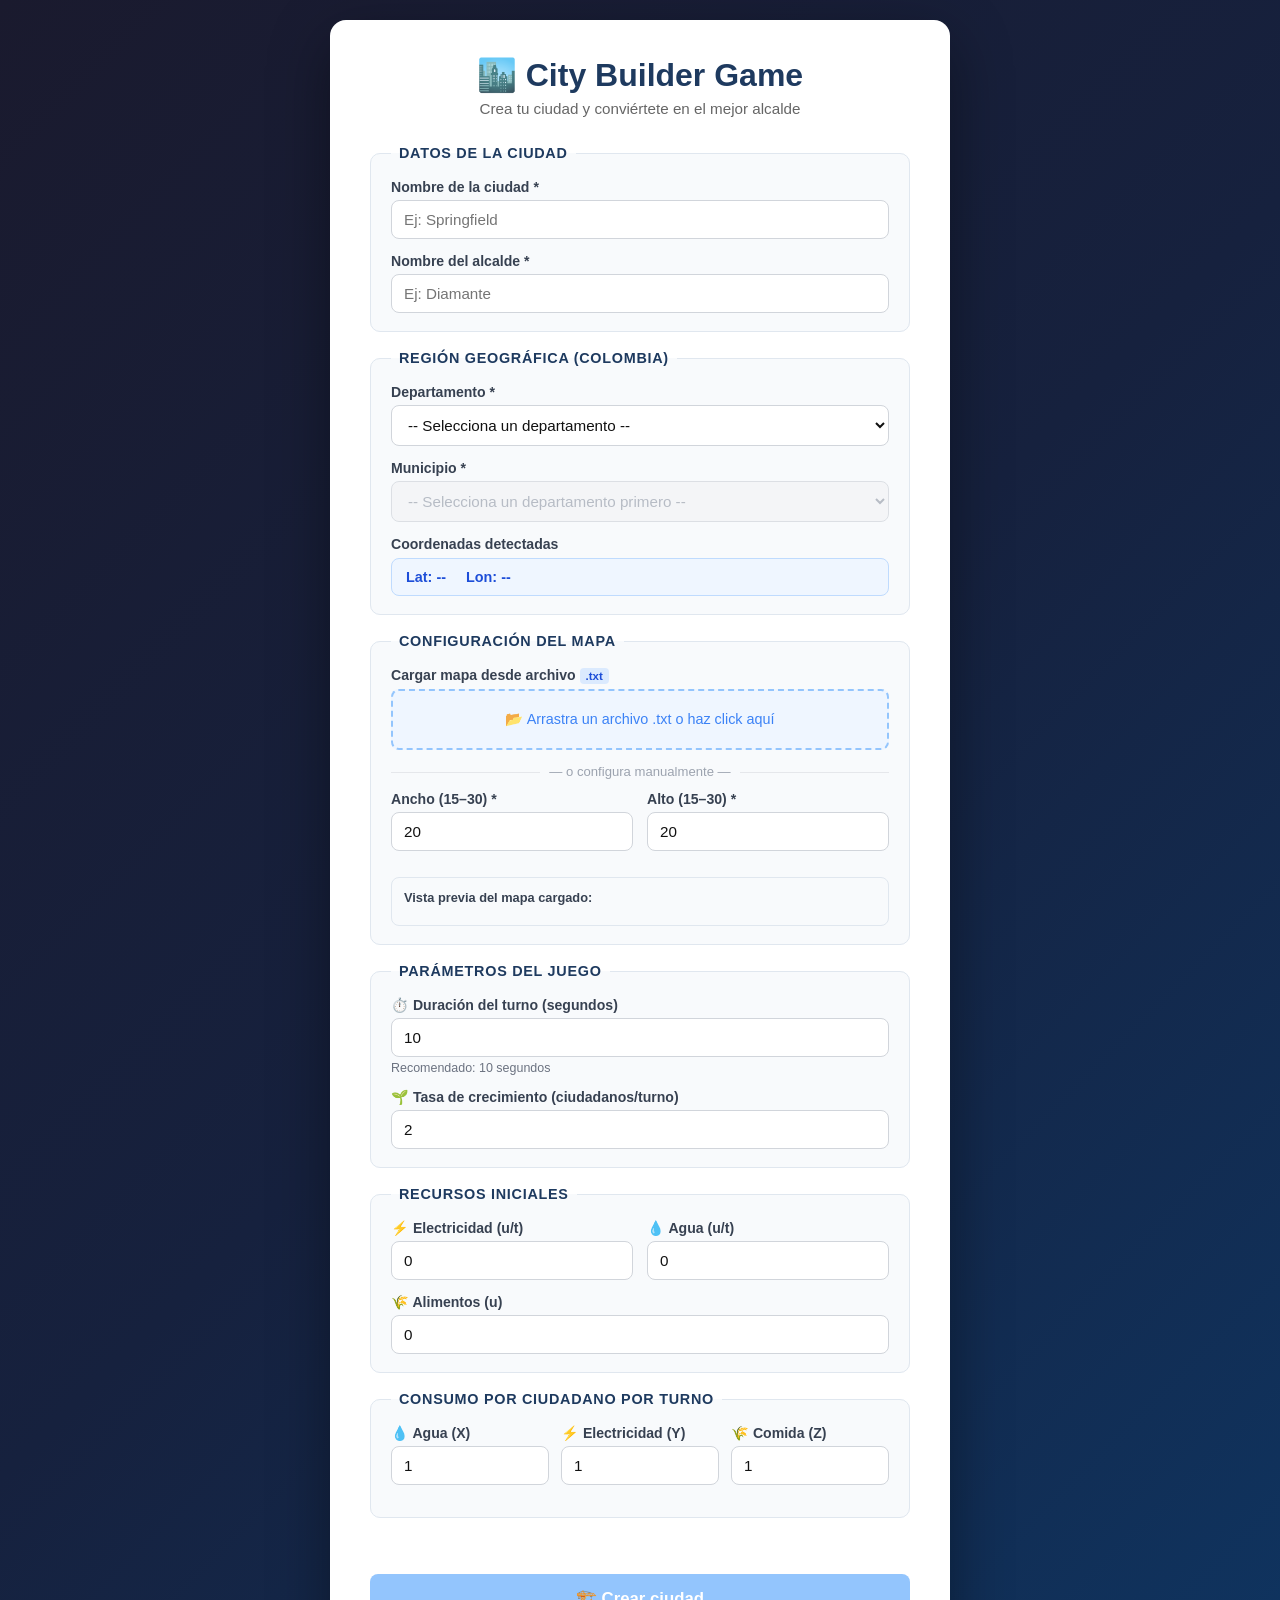
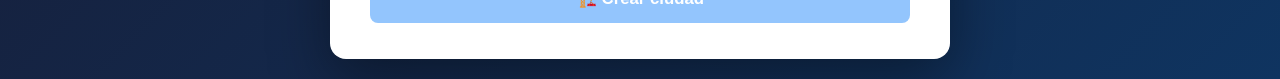
<file: index.html>
<!DOCTYPE html>
<html lang="es">
<head>
    <meta charset="UTF-8">
    <meta name="viewport" content="width=device-width, initial-scale=1.0">
    <title>City Builder Game</title>
    <link rel="stylesheet" href="./presentacion/estilos/ciudad.css">
</head>
<body>

    <!-- Modal: continuar partida guardada -->
    <div id="modal-continuar" class="modal-overlay oculto">
        <div class="modal-caja">
            <h2>¡Partida guardada encontrada!</h2>
            <p id="modal-info-partida"></p>
            <div class="modal-botones">
                <button id="btn-continuar-partida" class="btn-primario">▶ Continuar partida</button>
                <button id="btn-nueva-partida" class="btn-secundario">🆕 Nueva ciudad</button>
            </div>
        </div>
    </div>

    <main class="pagina-inicio">
        <div class="formulario-ciudad">

            <div class="formulario-header">
                <h1>🏙️ City Builder Game</h1>
                <p class="subtitulo">Crea tu ciudad y conviértete en el mejor alcalde</p>
            </div>

            <form id="formCrearCiudad" novalidate>

                <!-- SECCIÓN: Datos básicos -->
                <fieldset class="seccion-form">
                    <legend>Datos de la ciudad</legend>

                    <div class="campo">
                        <label for="nombreCiudad">Nombre de la ciudad *</label>
                        <input type="text" id="nombreCiudad" maxlength="50"
                               placeholder="Ej: Springfield" required>
                    </div>

                    <div class="campo">
                        <label for="nombreAlcalde">Nombre del alcalde *</label>
                        <input type="text" id="nombreAlcalde" maxlength="50"
                               placeholder="Ej: Diamante" required>
                    </div>
                </fieldset>

                <!-- SECCIÓN: Región geográfica -->
                <fieldset class="seccion-form">
                    <legend>Región geográfica (Colombia)</legend>

                    <div class="campo">
                        <label for="selectDepartamento">Departamento *</label>
                        <select id="selectDepartamento" required>
                            <option value="">-- Cargando departamentos... --</option>
                        </select>
                    </div>

                    <div class="campo">
                        <label for="selectMunicipio">Municipio *</label>
                        <select id="selectMunicipio" required disabled>
                            <option value="">-- Selecciona un departamento primero --</option>
                        </select>
                    </div>

                    <div class="campo">
                        <label>Coordenadas detectadas</label>
                        <div id="coordenadas-info" class="coordenadas-info">
                            <span id="lat-display">Lat: --</span>
                            <span id="lon-display">Lon: --</span>
                        </div>
                        <input type="hidden" id="region">
                        <input type="hidden" id="latitud">
                        <input type="hidden" id="longitud">
                    </div>
                </fieldset>

                <!-- SECCIÓN: Mapa -->
                <fieldset class="seccion-form">
                    <legend>Configuración del mapa</legend>

                    <!-- Cargar desde archivo -->
                    <div class="campo">
                        <label>Cargar mapa desde archivo <span class="badge">.txt</span></label>
                        <div class="carga-archivo-area" id="carga-archivo-area">
                            <span>📂 Arrastra un archivo .txt o haz click aquí</span>
                            <input type="file" id="inputArchivoMapa" accept=".txt"
                                   class="input-archivo-oculto">
                        </div>
                        <p id="estado-archivo" class="campo-ayuda"></p>
                    </div>

                    <div class="separador-o">
                        <span>— o configura manualmente —</span>
                    </div>

                    <div class="campos-dobles">
                        <div class="campo">
                            <label for="anchoMapa">Ancho (15–30) *</label>
                            <input type="number" id="anchoMapa" min="15" max="30" value="20">
                        </div>
                        <div class="campo">
                            <label for="altoMapa">Alto (15–30) *</label>
                            <input type="number" id="altoMapa" min="15" max="30" value="20">
                        </div>
                    </div>

                    <!-- Preview del mapa cargado -->
                    <div id="preview-mapa" class="preview-mapa oculto">
                        <p class="preview-titulo">Vista previa del mapa cargado:</p>
                        <div id="preview-grid" class="preview-grid"></div>
                    </div>
                </fieldset>

                <!-- SECCIÓN: Parámetros del juego -->
                <fieldset class="seccion-form">
                    <legend>Parámetros del juego</legend>

                    <div class="campo">
                        <label for="duracionTurno">⏱️ Duración del turno (segundos)</label>
                        <input type="number" id="duracionTurno" min="5" max="120" value="10">
                        <span class="campo-ayuda">Recomendado: 10 segundos</span>
                    </div>

                    <div class="campo">
                        <label for="tasaCrecimiento">🌱 Tasa de crecimiento (ciudadanos/turno)</label>
                        <input type="number" id="tasaCrecimiento" min="1" max="10" value="2">
                    </div>
                </fieldset>

                <!-- SECCIÓN: Recursos iniciales -->
                <fieldset class="seccion-form">
                    <legend>Recursos iniciales</legend>

                    <div class="campos-dobles">
                        <div class="campo">
                            <label for="electricidadInicial">⚡ Electricidad (u/t)</label>
                            <input type="number" id="electricidadInicial" min="0" value="0">
                        </div>
                        <div class="campo">
                            <label for="aguaInicial">💧 Agua (u/t)</label>
                            <input type="number" id="aguaInicial" min="0" value="0">
                        </div>
                    </div>

                    <div class="campo">
                        <label for="alimentosInicial">🌾 Alimentos (u)</label>
                        <input type="number" id="alimentosInicial" min="0" value="0">
                    </div>
                </fieldset>

                <!-- SECCIÓN: Consumo por ciudadano -->
                <fieldset class="seccion-form">
                    <legend>Consumo por ciudadano por turno</legend>

                    <div class="campos-tres">
                        <div class="campo">
                            <label for="consumoAgua">💧 Agua (X)</label>
                            <input type="number" id="consumoAgua" min="0" step="0.1" value="1">
                        </div>
                        <div class="campo">
                            <label for="consumoElectricidad">⚡ Electricidad (Y)</label>
                            <input type="number" id="consumoElectricidad" min="0" step="0.1" value="1">
                        </div>
                        <div class="campo">
                            <label for="consumoComida">🌾 Comida (Z)</label>
                            <input type="number" id="consumoComida" min="0" step="0.1" value="1">
                        </div>
                    </div>
                </fieldset>

                <p id="mensaje" class="mensaje" aria-live="polite"></p>

                <button type="submit" id="btn-crear" class="btn-primario btn-crear" disabled>
                    🏗️ Crear ciudad
                </button>

            </form>
        </div>
    </main>

    <script type="module" src="./presentacion/Scripts/index.js"></script>
</body>
</html>
</file>
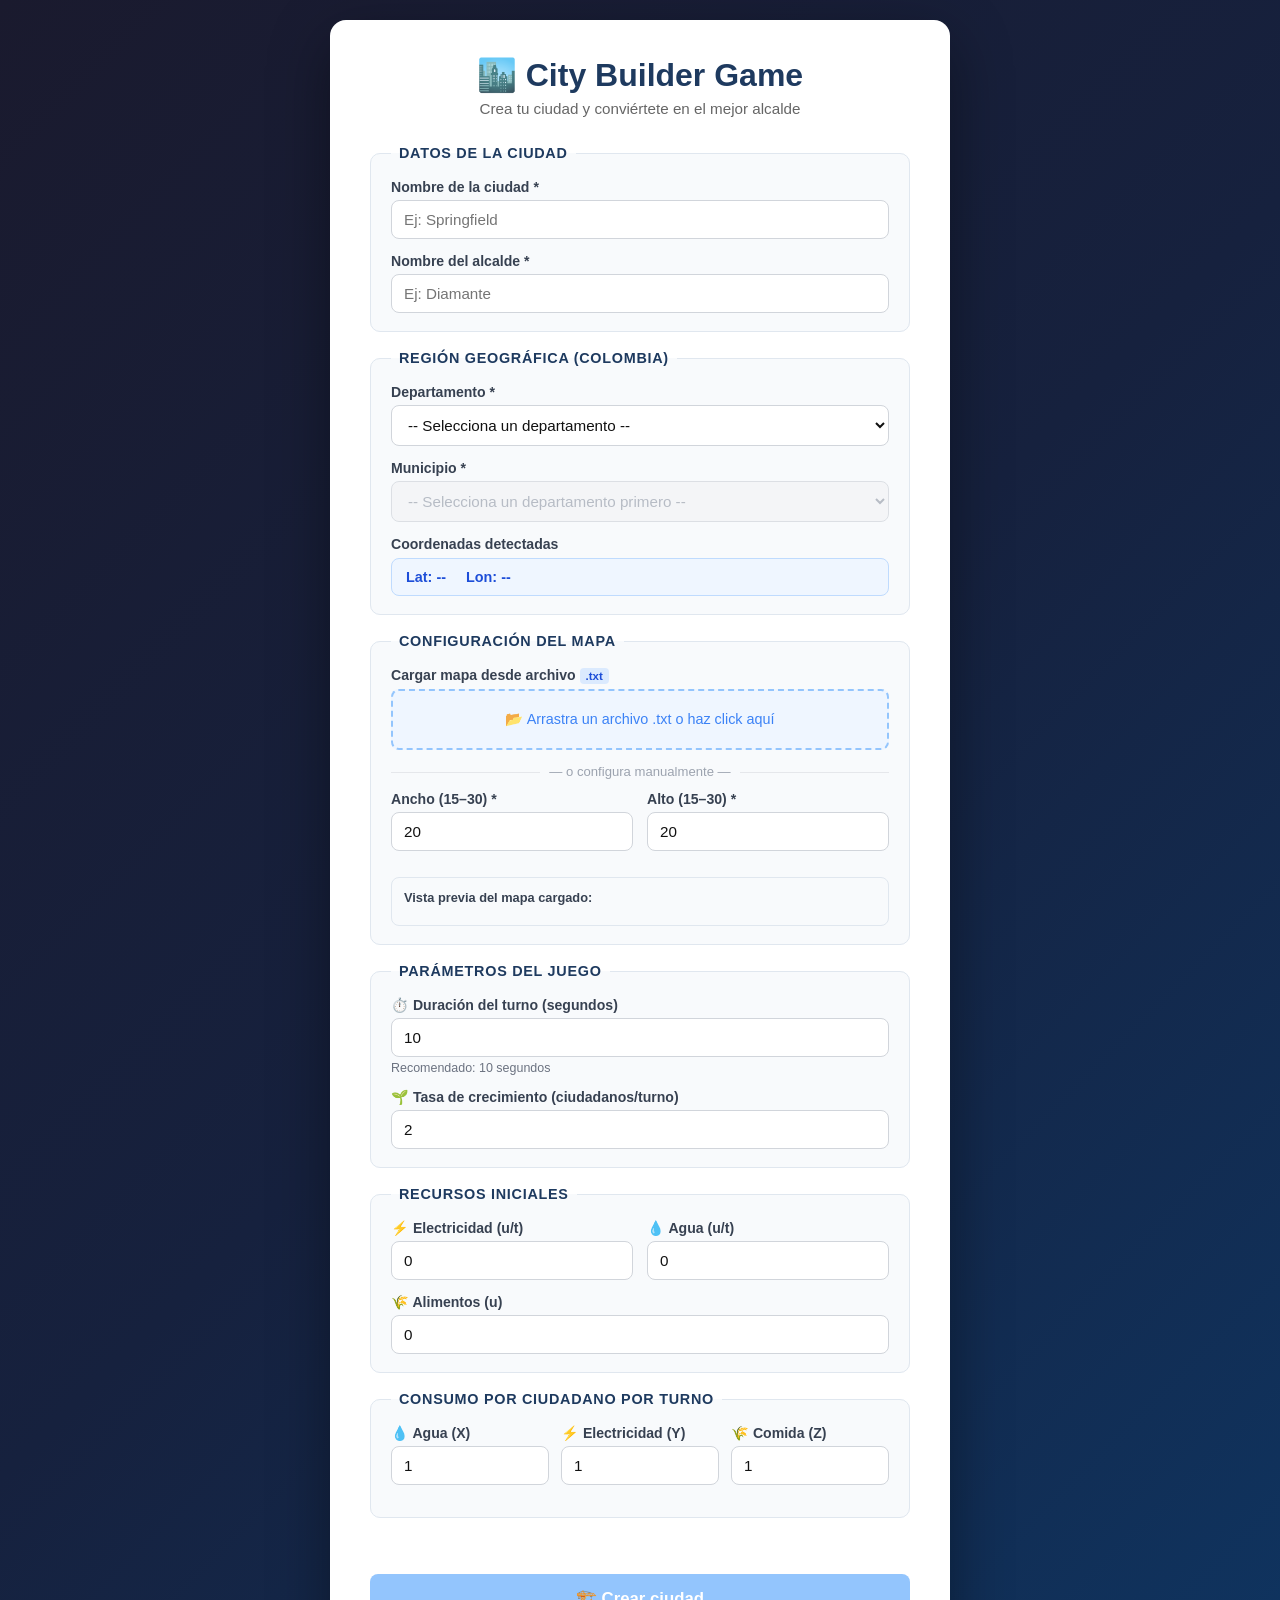
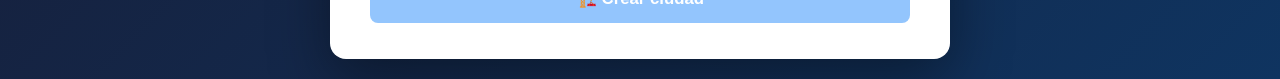
<file: presentacion/vistas/Ciudad.html>
<!DOCTYPE html>
<html lang="es">
<head>
    <meta charset="UTF-8">
    <meta name="viewport" content="width=device-width, initial-scale=1.0">
    <title>City Builder — Mi Ciudad</title>
    <link rel="stylesheet" href="../estilos/ciudad.css">
</head>
<body>

    <main class="pagina-ciudad">

        <!-- Encabezado -->
        <header class="ciudad-header">
            <div class="ciudad-header-info">
                <h1 id="ciudad-nombre">🏙️ Mi Ciudad</h1>
                <p id="ciudad-alcalde" class="ciudad-subtitulo"></p>
            </div>
            <div class="ciudad-header-acciones">
                <button id="btn-jugar" class="btn-primario">🎮 Ir al juego</button>
                <button id="btn-exportar" class="btn-secundario">📤 Exportar JSON</button>
                <button id="btn-eliminar" class="btn-peligro">🗑️ Eliminar partida</button>
            </div>
        </header>

        <!-- Tarjetas de resumen -->
        <section class="ciudad-resumen">

            <div class="resumen-card">
                <span class="resumen-icono">🗺️</span>
                <div class="resumen-info">
                    <h3>Región</h3>
                    <p id="ciudad-region">--</p>
                </div>
            </div>

            <div class="resumen-card">
                <span class="resumen-icono">📐</span>
                <div class="resumen-info">
                    <h3>Tamaño del mapa</h3>
                    <p id="ciudad-tamano">--</p>
                </div>
            </div>

            <div class="resumen-card">
                <span class="resumen-icono">🔄</span>
                <div class="resumen-info">
                    <h3>Turno actual</h3>
                    <p id="ciudad-turno">--</p>
                </div>
            </div>

            <div class="resumen-card">
                <span class="resumen-icono">🏆</span>
                <div class="resumen-info">
                    <h3>Puntuación</h3>
                    <p id="ciudad-puntuacion">--</p>
                </div>
            </div>

            <div class="resumen-card">
                <span class="resumen-icono">👥</span>
                <div class="resumen-info">
                    <h3>Población</h3>
                    <p id="ciudad-poblacion">--</p>
                </div>
            </div>

            <div class="resumen-card">
                <span class="resumen-icono">😊</span>
                <div class="resumen-info">
                    <h3>Felicidad</h3>
                    <p id="ciudad-felicidad">--</p>
                </div>
            </div>

        </section>

        <!-- Recursos -->
        <section class="ciudad-seccion">
            <h2>📦 Estado de recursos</h2>
            <div id="ciudad-recursos" class="ciudad-recursos-grid"></div>
        </section>

        <!-- Parámetros configurables -->
        <section class="ciudad-seccion">
            <h2>⚙️ Parámetros del juego</h2>
            <div class="parametros-grid">

                <div class="parametro-item">
                    <label for="param-turno">⏱️ Duración del turno (seg)</label>
                    <input type="number" id="param-turno" min="5" max="120" value="10">
                </div>

                <div class="parametro-item">
                    <label for="param-crecimiento">🌱 Tasa de crecimiento</label>
                    <input type="number" id="param-crecimiento" min="1" max="10" value="2">
                </div>

                <div class="parametro-item">
                    <label for="param-electricidad">⚡ Electricidad disponible</label>
                    <input type="number" id="param-electricidad" min="0" value="0">
                </div>

                <div class="parametro-item">
                    <label for="param-agua">💧 Agua disponible</label>
                    <input type="number" id="param-agua" min="0" value="0">
                </div>

                <div class="parametro-item">
                    <label for="param-alimentos">🌾 Alimentos disponibles</label>
                    <input type="number" id="param-alimentos" min="0" value="0">
                </div>

                <div class="parametro-item">
                    <label for="param-consumo-agua">💧 Consumo agua/ciudadano (X)</label>
                    <input type="number" id="param-consumo-agua" min="0" step="0.1" value="1">
                </div>

                <div class="parametro-item">
                    <label for="param-consumo-elec">⚡ Consumo electricidad/ciudadano (Y)</label>
                    <input type="number" id="param-consumo-elec" min="0" step="0.1" value="1">
                </div>

                <div class="parametro-item">
                    <label for="param-consumo-comida">🌾 Consumo comida/ciudadano (Z)</label>
                    <input type="number" id="param-consumo-comida" min="0" step="0.1" value="1">
                </div>

            </div>
            <button id="btn-guardar-params" class="btn-primario btn-guardar-params">
                💾 Guardar parámetros
            </button>
            <p id="mensaje-params" class="mensaje"></p>
        </section>

        <!-- Modal confirmación eliminar -->
        <div id="modal-eliminar" class="modal-overlay oculto">
            <div class="modal-caja">
                <h2>⚠️ ¿Eliminar partida?</h2>
                <p>Esta acción no se puede deshacer. Se perderá todo el progreso.</p>
                <div class="modal-botones">
                    <button id="btn-confirmar-eliminar" class="btn-peligro">Sí, eliminar</button>
                    <button id="btn-cancelar-eliminar" class="btn-secundario">Cancelar</button>
                </div>
            </div>
        </div>

    </main>

    <script type="module" src="../Scripts/ciudad.js"></script>
</body>
</html>
</file>
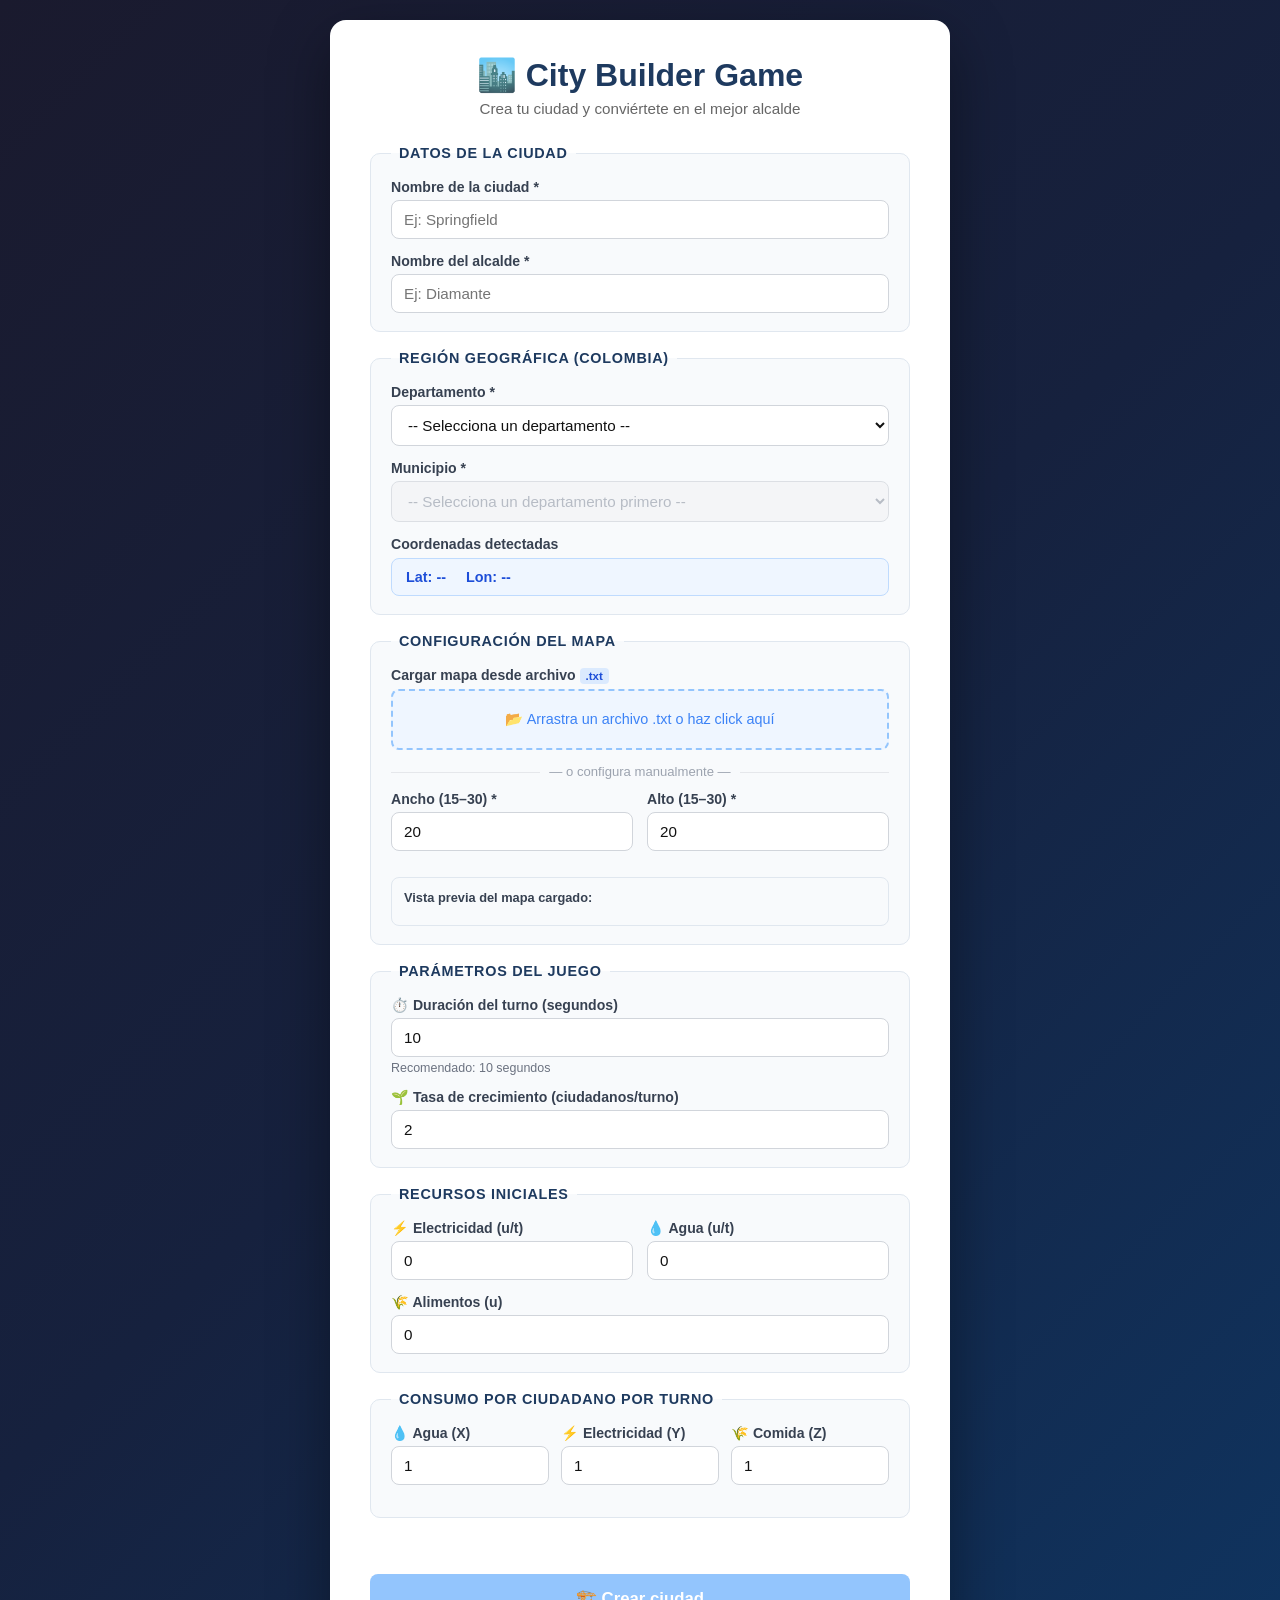
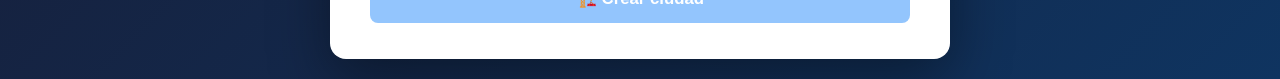
<file: presentacion/vistas/juego.html>
<!DOCTYPE html>
<html lang="es">
<head>
    <meta charset="UTF-8">
    <meta name="viewport" content="width=device-width, initial-scale=1.0">
    <title>City Builder — Juego</title>
    <link rel="stylesheet" href="../estilos/juego.css">
    <link rel="stylesheet" href="../estilos/Mapa.css">
    <link rel="stylesheet" href="../estilos/paneles.css">
</head>
<body>

    <div class="layout-juego">

        <!-- ── Sidebar izquierdo ─────────────────────────────── -->
        <aside class="sidebar-izquierda">

            <h1 id="nombre-ciudad">🏙️ Ciudad</h1>
            <div id="datos-ciudad" class="datos-ciudad"></div>

            <!-- Panel de recursos -->
            <section>
                <h2 class="seccion-titulo">📦 Recursos</h2>
                <div id="panel-recursos"></div>
            </section>

            <!-- Panel de construcción -->
            <section class="panel-construccion">
                <h2 class="seccion-titulo">🏗️ Construcción</h2>

                <div class="grupo-construccion">
                    <h3>Vías</h3>
                    <button id="btn-via" class="boton-construccion">🛣️ Construir vía ($100)</button>
                </div>

                <div class="grupo-construccion">
                    <h3>Residenciales</h3>
                    <button id="btn-casa" class="boton-construccion">🏠 Casa ($1,000)</button>
                    <button id="btn-apartamento" class="boton-construccion">🏢 Apartamento ($3,000)</button>
                </div>

                <div class="grupo-construccion">
                    <h3>Comerciales</h3>
                    <button id="btn-tienda" class="boton-construccion">🏪 Tienda ($2,000)</button>
                    <button id="btn-centro-comercial" class="boton-construccion">🏬 Centro Comercial ($8,000)</button>
                </div>

                <div class="grupo-construccion">
                    <h3>Industriales</h3>
                    <button id="btn-fabrica" class="boton-construccion">🏭 Fábrica ($5,000)</button>
                    <button id="btn-granja" class="boton-construccion">🌾 Granja ($3,000)</button>
                </div>

                <div class="grupo-construccion">
                    <h3>Servicios</h3>
                    <button id="btn-policia" class="boton-construccion">👮 Policía ($4,000)</button>
                    <button id="btn-bomberos" class="boton-construccion">🚒 Bomberos ($4,000)</button>
                    <button id="btn-hospital" class="boton-construccion">🏥 Hospital ($6,000)</button>
                </div>

                <div class="grupo-construccion">
                    <h3>Utilidades</h3>
                    <button id="btn-planta-electrica" class="boton-construccion">⚡ Planta Eléctrica ($10,000)</button>
                    <button id="btn-planta-agua" class="boton-construccion">💧 Planta de Agua ($8,000)</button>
                </div>

                <div class="grupo-construccion">
                    <h3>Recreación</h3>
                    <button id="btn-parque" class="boton-construccion">🌳 Parque ($1,500)</button>
                </div>

                <button id="btn-cancelar-construccion" class="boton-cancelar">
                    ✖ Cancelar selección (ESC)
                </button>
            </section>

            <!-- Panel configurables en tiempo real -->
            <section class="panel-configurables">
                <h2 class="seccion-titulo">⚙️ Configuración</h2>

                <div class="configurable-item">
                    <label for="cfg-turno">⏱️ Duración turno (seg)</label>
                    <input type="number" id="cfg-turno" min="5" max="120" value="10">
                </div>

                <div class="configurable-item">
                    <label for="cfg-electricidad">⚡ Electricidad disponible</label>
                    <input type="number" id="cfg-electricidad" min="0" value="0">
                </div>

                <div class="configurable-item">
                    <label for="cfg-agua">💧 Agua disponible</label>
                    <input type="number" id="cfg-agua" min="0" value="0">
                </div>

                <div class="configurable-item">
                    <label for="cfg-alimentos">🌾 Alimentos disponibles</label>
                    <input type="number" id="cfg-alimentos" min="0" value="0">
                </div>

                <div class="configurable-item">
                    <label for="cfg-consumo-agua">💧 Consumo agua/ciudadano (X)</label>
                    <input type="number" id="cfg-consumo-agua" min="0" step="0.1" value="1">
                </div>

                <div class="configurable-item">
                    <label for="cfg-consumo-elec">⚡ Consumo electricidad/ciudadano (Y)</label>
                    <input type="number" id="cfg-consumo-elec" min="0" step="0.1" value="1">
                </div>

                <div class="configurable-item">
                    <label for="cfg-consumo-comida">🌾 Consumo comida/ciudadano (Z)</label>
                    <input type="number" id="cfg-consumo-comida" min="0" step="0.1" value="1">
                </div>

                <button id="btn-aplicar-config" class="btn-aplicar-config">
                    💾 Aplicar cambios
                </button>
            </section>

        </aside>

        <!-- ── Zona central (mapa) ────────────────────────────── -->
        <main class="zona-mapa">
            <div class="zona-mapa-header">
                <h2>🗺️ Mapa principal</h2>
                <div class="zona-mapa-acciones">
                    <button id="btn-guardar-manual" class="btn-accion">💾 Guardar (S)</button>
                    <button id="btn-exportar-json" class="btn-accion">📤 Exportar JSON</button>
                    <button id="btn-calcular-ruta" class="btn-accion">🧭 Calcular ruta</button>
                </div>
            </div>
            <div id="contenedor-mapa" class="contenedor-mapa"></div>
        </main>

        <!-- ── Sidebar derecho ────────────────────────────────── -->
        <aside class="sidebar-derecha">

            <section class="widget">
                <h2>🌤️ Clima</h2>
                <div id="widget-clima">
                    <p class="clima-cargando">Cargando clima...</p>
                </div>
            </section>

            <section class="widget">
                <h2>📰 Noticias</h2>
                <div id="widget-noticias">
                    <p class="noticias-cargando">Cargando noticias...</p>
                </div>
            </section>

        </aside>
    </div>

    <script type="module" src="../Scripts/juego.js"></script>
</body>
</html>
</file>
<file: presentacion/estilos/ciudad.css>
/* ── Reset y base ────────────────────────────────────────────── */
*, *::before, *::after {
    box-sizing: border-box;
    margin: 0;
    padding: 0;
}

body {
    font-family: 'Segoe UI', Arial, sans-serif;
    background: linear-gradient(135deg, #1a1a2e 0%, #16213e 50%, #0f3460 100%);
    min-height: 100vh;
    display: flex;
    align-items: center;
    justify-content: center;
    padding: 20px;
    color: #222;
}

/* ── Página de inicio ────────────────────────────────────────── */
.pagina-inicio {
    width: 100%;
    display: flex;
    justify-content: center;
}

.formulario-ciudad {
    background: #ffffff;
    border-radius: 16px;
    box-shadow: 0 20px 60px rgba(0, 0, 0, 0.4);
    padding: 36px 40px;
    width: 100%;
    max-width: 620px;
}

/* ── Header ──────────────────────────────────────────────────── */
.formulario-header {
    text-align: center;
    margin-bottom: 28px;
}

.formulario-header h1 {
    font-size: 2rem;
    color: #1e3a5f;
    margin-bottom: 6px;
}

.subtitulo {
    color: #666;
    font-size: 0.95rem;
}

/* ── Fieldsets ───────────────────────────────────────────────── */
.seccion-form {
    border: 1px solid #e0e7ef;
    border-radius: 10px;
    padding: 18px 20px;
    margin-bottom: 18px;
    background: #f8fafc;
}

.seccion-form legend {
    font-weight: 700;
    font-size: 0.9rem;
    color: #1e3a5f;
    padding: 0 8px;
    text-transform: uppercase;
    letter-spacing: 0.05em;
}

/* ── Campos ──────────────────────────────────────────────────── */
.campo {
    margin-bottom: 14px;
}

.campo:last-child {
    margin-bottom: 0;
}

.campo label {
    display: block;
    font-weight: 600;
    font-size: 0.88rem;
    color: #374151;
    margin-bottom: 5px;
}

.campo input,
.campo select {
    width: 100%;
    padding: 10px 12px;
    border: 1.5px solid #d1d5db;
    border-radius: 8px;
    font-size: 0.95rem;
    background: #fff;
    transition: border-color 0.2s, box-shadow 0.2s;
    color: #111;
}

.campo input:focus,
.campo select:focus {
    outline: none;
    border-color: #2563eb;
    box-shadow: 0 0 0 3px rgba(37, 99, 235, 0.15);
}

.campo input:disabled,
.campo select:disabled {
    background: #f3f4f6;
    color: #9ca3af;
    cursor: not-allowed;
}

.campo-ayuda {
    font-size: 0.78rem;
    color: #6b7280;
    margin-top: 4px;
    display: block;
}

/* ── Campos dobles y triples ─────────────────────────────────── */
.campos-dobles {
    display: grid;
    grid-template-columns: 1fr 1fr;
    gap: 14px;
}

.campos-tres {
    display: grid;
    grid-template-columns: 1fr 1fr 1fr;
    gap: 12px;
}

/* ── Coordenadas preview ─────────────────────────────────────── */
.coordenadas-info {
    display: flex;
    gap: 20px;
    padding: 10px 14px;
    background: #eff6ff;
    border: 1.5px solid #bfdbfe;
    border-radius: 8px;
    font-size: 0.9rem;
    font-weight: 600;
    color: #1d4ed8;
    margin-top: 6px;
}

/* ── Botones ─────────────────────────────────────────────────── */
.btn-primario {
    background: #2563eb;
    color: #fff;
    border: none;
    border-radius: 8px;
    padding: 12px 20px;
    font-size: 1rem;
    font-weight: 600;
    cursor: pointer;
    transition: background 0.2s, transform 0.1s;
}

.btn-primario:hover:not(:disabled) {
    background: #1d4ed8;
    transform: translateY(-1px);
}

.btn-primario:disabled {
    background: #93c5fd;
    cursor: not-allowed;
    transform: none;
}

.btn-secundario {
    background: #f3f4f6;
    color: #374151;
    border: 1.5px solid #d1d5db;
    border-radius: 8px;
    padding: 12px 20px;
    font-size: 1rem;
    font-weight: 600;
    cursor: pointer;
    transition: background 0.2s;
}

.btn-secundario:hover {
    background: #e5e7eb;
}

.btn-crear {
    width: 100%;
    padding: 14px;
    font-size: 1.05rem;
    margin-top: 6px;
}

/* ── Mensaje de estado ───────────────────────────────────────── */
.mensaje {
    font-size: 0.92rem;
    font-weight: 600;
    padding: 10px 14px;
    border-radius: 8px;
    margin-bottom: 12px;
    min-height: 20px;
}

.mensaje.exito {
    background: #d1fae5;
    color: #065f46;
    border: 1px solid #6ee7b7;
}

.mensaje.error {
    background: #fee2e2;
    color: #991b1b;
    border: 1px solid #fca5a5;
}

/* ── Modal partida guardada ──────────────────────────────────── */
.modal-overlay {
    position: fixed;
    inset: 0;
    background: rgba(0, 0, 0, 0.65);
    display: flex;
    align-items: center;
    justify-content: center;
    z-index: 1000;
    padding: 20px;
}

.modal-overlay.oculto {
    display: none;
}

.modal-caja {
    background: #fff;
    border-radius: 14px;
    padding: 32px 36px;
    max-width: 480px;
    width: 100%;
    box-shadow: 0 20px 50px rgba(0,0,0,0.3);
    text-align: center;
}

.modal-caja h2 {
    font-size: 1.4rem;
    color: #1e3a5f;
    margin-bottom: 12px;
}

.modal-caja p {
    color: #4b5563;
    margin-bottom: 24px;
    font-size: 0.95rem;
    line-height: 1.5;
}

.modal-botones {
    display: flex;
    gap: 12px;
    justify-content: center;
    flex-wrap: wrap;
}

.modal-botones button {
    min-width: 160px;
}

/* ── Responsive ──────────────────────────────────────────────── */
@media (max-width: 640px) {
    .formulario-ciudad {
        padding: 24px 18px;
    }

    .formulario-header h1 {
        font-size: 1.5rem;
    }

    .campos-dobles,
    .campos-tres {
        grid-template-columns: 1fr;
    }

    .coordenadas-info {
        flex-direction: column;
        gap: 4px;
    }

    .modal-botones {
        flex-direction: column;
    }

    .modal-botones button {
        width: 100%;
    }
}

@media (max-width: 400px) {
    body {
        padding: 10px;
        align-items: flex-start;
    }

    .formulario-ciudad {
        border-radius: 10px;
        padding: 18px 14px;
    }
}

/* ── Carga de archivo ────────────────────────────────────────── */
.carga-archivo-area {
    position: relative;
    border: 2px dashed #93c5fd;
    border-radius: 8px;
    padding: 20px;
    text-align: center;
    cursor: pointer;
    color: #3b82f6;
    font-size: 0.9rem;
    background: #eff6ff;
    transition: background 0.2s, border-color 0.2s;
    margin-top: 6px;
}

.carga-archivo-area:hover,
.carga-archivo-area.arrastrando {
    background: #dbeafe;
    border-color: #2563eb;
}

.input-archivo-oculto {
    position: absolute;
    inset: 0;
    opacity: 0;
    cursor: pointer;
    width: 100%;
    height: 100%;
}

.estado-archivo-exito { color: #065f46; font-weight: 600; }
.estado-archivo-error { color: #991b1b; font-weight: 600; }

/* ── Preview del mapa ────────────────────────────────────────── */
.preview-mapa {
    margin-top: 12px;
    border: 1px solid #e0e7ef;
    border-radius: 8px;
    padding: 12px;
    background: #f8fafc;
}

.preview-titulo {
    font-size: 0.8rem;
    font-weight: 600;
    color: #374151;
    margin-bottom: 8px;
}

.preview-grid {
    display: grid;
    gap: 1px;
    width: 100%;
    max-height: 200px;
    overflow: auto;
}

.preview-celda {
    width: 100%;
    aspect-ratio: 1;
    border-radius: 1px;
    min-width: 6px;
    min-height: 6px;
}

/* ── Separador ───────────────────────────────────────────────── */
.separador-o {
    text-align: center;
    color: #9ca3af;
    font-size: 0.82rem;
    margin: 12px 0;
    position: relative;
}

.separador-o::before,
.separador-o::after {
    content: "";
    position: absolute;
    top: 50%;
    width: 30%;
    height: 1px;
    background: #e5e7eb;
}

.separador-o::before { left: 0; }
.separador-o::after  { right: 0; }

/* ── Badge ───────────────────────────────────────────────────── */
.badge {
    background: #dbeafe;
    color: #1d4ed8;
    font-size: 0.72rem;
    font-weight: 700;
    padding: 2px 6px;
    border-radius: 4px;
    vertical-align: middle;
}
</file>
<file: presentacion/estilos/juego.css>
/* ── Reset ───────────────────────────────────────────────────── */
*, *::before, *::after {
    box-sizing: border-box;
    margin: 0;
    padding: 0;
}

body {
    font-family: 'Segoe UI', Arial, sans-serif;
    background-color: #0f172a;
    color: #e2e8f0;
    min-height: 100vh;
}

/* ── Layout principal ────────────────────────────────────────── */
.layout-juego {
    display: grid;
    grid-template-columns: 280px 1fr 300px;
    min-height: 100vh;
}

/* ── Sidebars ────────────────────────────────────────────────── */
.sidebar-izquierda,
.sidebar-derecha {
    background-color: #1e293b;
    padding: 16px;
    overflow-y: auto;
    max-height: 100vh;
}

.sidebar-izquierda { border-right: 1px solid #334155; }
.sidebar-derecha   { border-left:  1px solid #334155; }

/* ── Zona mapa ───────────────────────────────────────────────── */
.zona-mapa {
    padding: 20px;
    background-color: #0f172a;
    display: flex;
    flex-direction: column;
}

.zona-mapa h2 {
    color: #94a3b8;
    font-size: 0.85rem;
    text-transform: uppercase;
    letter-spacing: 0.08em;
    margin-bottom: 12px;
}

/* ── Nombre ciudad ───────────────────────────────────────────── */
#nombre-ciudad {
    font-size: 1.2rem;
    font-weight: 700;
    color: #f1f5f9;
    margin-bottom: 4px;
}

.datos-ciudad {
    font-size: 0.82rem;
    color: #94a3b8;
    line-height: 1.8;
    margin-bottom: 16px;
    padding-bottom: 16px;
    border-bottom: 1px solid #334155;
}

/* ── Panel recursos ──────────────────────────────────────────── */
#panel-recursos {
    display: grid;
    gap: 8px;
    margin-top: 8px;
}

.recurso-card {
    background: #0f172a;
    border: 1px solid #334155;
    border-radius: 8px;
    padding: 10px 12px;
    transition: border-color 0.2s;
    cursor: default;
    position: relative;
}

.recurso-card:hover { border-color: #60a5fa; }

.recurso-header {
    display: flex;
    align-items: center;
    gap: 6px;
    margin-bottom: 4px;
}

.recurso-header h3 {
    font-size: 0.78rem;
    font-weight: 600;
    color: #94a3b8;
    text-transform: uppercase;
    letter-spacing: 0.05em;
}

.recurso-icono { font-size: 1rem; }

.recurso-valor {
    font-size: 1.1rem;
    font-weight: 700;
    color: #f1f5f9;
    margin-bottom: 2px;
}

.recurso-detalle {
    display: block;
    font-size: 0.75rem;
    color: #64748b;
    margin-top: 2px;
}

/* Colores por estado */
.recurso-card.alto  { border-left: 3px solid #22c55e; }
.recurso-card.medio { border-left: 3px solid #f59e0b; }
.recurso-card.bajo  { border-left: 3px solid #ef4444; }

/* Balances */
.balance-positivo { color: #22c55e; font-weight: 600; }
.balance-negativo { color: #ef4444; font-weight: 600; }
.balance-neutro   { color: #94a3b8; }

/* Barra de felicidad */
.barra-felicidad {
    background: #334155;
    border-radius: 4px;
    height: 6px;
    margin-top: 6px;
    overflow: hidden;
}

.barra-felicidad-relleno {
    height: 100%;
    background: linear-gradient(90deg, #ef4444, #f59e0b, #22c55e);
    border-radius: 4px;
    transition: width 0.5s ease;
}

/* ── Panel construcción ──────────────────────────────────────── */
.panel-construccion h2 {
    font-size: 0.85rem;
    color: #94a3b8;
    text-transform: uppercase;
    letter-spacing: 0.08em;
    margin: 16px 0 10px;
    padding-top: 16px;
    border-top: 1px solid #334155;
}

.grupo-construccion {
    margin-bottom: 12px;
}

.grupo-construccion h3 {
    font-size: 0.72rem;
    color: #64748b;
    text-transform: uppercase;
    letter-spacing: 0.06em;
    margin-bottom: 6px;
}

.boton-construccion {
    display: block;
    width: 100%;
    padding: 7px 10px;
    margin-bottom: 4px;
    background: #1e293b;
    border: 1px solid #334155;
    border-radius: 6px;
    color: #cbd5e1;
    font-size: 0.82rem;
    cursor: pointer;
    text-align: left;
    transition: background 0.15s, border-color 0.15s;
}

.boton-construccion:hover {
    background: #334155;
    border-color: #60a5fa;
    color: #f1f5f9;
}

.boton-construccion.activo {
    background: #1d4ed8;
    border-color: #3b82f6;
    color: #fff;
    font-weight: 600;
}

.boton-cancelar {
    display: block;
    width: 100%;
    padding: 8px;
    margin-top: 10px;
    background: #450a0a;
    border: 1px solid #7f1d1d;
    border-radius: 6px;
    color: #fca5a5;
    font-size: 0.82rem;
    cursor: pointer;
    transition: background 0.15s;
}

.boton-cancelar:hover { background: #7f1d1d; }

/* ── Contenedor mapa ─────────────────────────────────────────── */
.contenedor-mapa {
    flex: 1;
    border: 1px solid #334155;
    border-radius: 10px;
    background: #0a0f1e;
    overflow: auto;
    display: flex;
    align-items: flex-start;
    justify-content: flex-start;
    padding: 12px;
    min-height: 400px;
}

/* ── Widgets (clima y noticias) ──────────────────────────────── */
.widget {
    background: #0f172a;
    border: 1px solid #334155;
    border-radius: 10px;
    padding: 14px;
    margin-bottom: 16px;
}

.widget h2 {
    font-size: 0.82rem;
    color: #94a3b8;
    text-transform: uppercase;
    letter-spacing: 0.08em;
    margin-bottom: 10px;
}

/* Clima */
.tarjeta-clima { font-size: 0.88rem; color: #cbd5e1; }
.clima-region  { font-weight: 600; color: #60a5fa; margin-bottom: 8px; }

.clima-principal {
    display: flex;
    align-items: center;
    gap: 8px;
    margin: 6px 0;
}

.clima-icono        { width: 48px; height: 48px; }
.clima-temperatura  { font-size: 2rem; font-weight: 700; color: #f1f5f9; }
.clima-descripcion  { color: #94a3b8; font-size: 0.82rem; margin-bottom: 8px; text-transform: capitalize; }

.clima-detalles {
    display: flex;
    flex-direction: column;
    gap: 3px;
    font-size: 0.8rem;
    color: #64748b;
}

.clima-cargando, .clima-error { color: #64748b; font-size: 0.85rem; }

/* Noticias */
.noticias-lista   { display: flex; flex-direction: column; gap: 10px; }
.noticias-cargando, .noticias-error { color: #64748b; font-size: 0.85rem; }

.noticia-item {
    display: flex;
    gap: 8px;
    padding-bottom: 10px;
    border-bottom: 1px solid #1e293b;
}

.noticia-item:last-child { border-bottom: none; }

.noticia-imagen {
    width: 56px;
    height: 46px;
    object-fit: cover;
    border-radius: 4px;
    flex-shrink: 0;
}

.noticia-contenido { flex: 1; }

.noticia-titulo {
    font-size: 0.78rem;
    font-weight: 600;
    line-height: 1.4;
    margin-bottom: 3px;
}

.noticia-titulo a {
    color: #93c5fd;
    text-decoration: none;
}

.noticia-titulo a:hover { text-decoration: underline; }

.noticia-fuente {
    font-size: 0.7rem;
    color: #64748b;
}

.noticias-timestamp {
    font-size: 0.7rem;
    color: #475569;
    margin-top: 8px;
    text-align: right;
}

/* ── Notificaciones ──────────────────────────────────────────── */
#contenedor-notificaciones {
    position: fixed;
    top: 16px;
    right: 16px;
    z-index: 9999;
    display: flex;
    flex-direction: column;
    gap: 8px;
    max-width: 320px;
}

.notificacion {
    padding: 10px 16px;
    border-radius: 8px;
    font-size: 0.88rem;
    font-weight: 500;
    opacity: 0;
    transform: translateX(20px);
    transition: opacity 0.3s, transform 0.3s;
    box-shadow: 0 4px 12px rgba(0,0,0,0.3);
}

.notificacion.visible {
    opacity: 1;
    transform: translateX(0);
}

.notificacion-info       { background: #1e40af; color: #bfdbfe; border-left: 3px solid #3b82f6; }
.notificacion-exito      { background: #14532d; color: #bbf7d0; border-left: 3px solid #22c55e; }
.notificacion-error      { background: #7f1d1d; color: #fecaca; border-left: 3px solid #ef4444; }
.notificacion-advertencia{ background: #78350f; color: #fde68a; border-left: 3px solid #f59e0b; }

/* ── Responsive tablet ───────────────────────────────────────── */
@media (max-width: 1024px) {
    .layout-juego {
        grid-template-columns: 240px 1fr;
        grid-template-rows: auto 1fr auto;
    }

    .sidebar-derecha {
        grid-column: 1 / -1;
        display: grid;
        grid-template-columns: 1fr 1fr;
        gap: 12px;
        border-left: none;
        border-top: 1px solid #334155;
        max-height: none;
    }
}

/* ── Responsive móvil ────────────────────────────────────────── */
@media (max-width: 768px) {
    .layout-juego {
        grid-template-columns: 1fr;
        grid-template-rows: auto;
    }

    .sidebar-izquierda {
        max-height: none;
        border-right: none;
        border-bottom: 1px solid #334155;
    }

    .sidebar-derecha {
        grid-template-columns: 1fr;
        padding: 12px;
    }

    .zona-mapa { padding: 12px; }

    .contenedor-mapa { min-height: 300px; }

    .boton-construccion { min-height: 44px; font-size: 0.9rem; }

    #contenedor-notificaciones {
        top: auto;
        bottom: 16px;
        right: 8px;
        left: 8px;
        max-width: 100%;
    }
}

@media (max-width: 480px) {
    .datos-ciudad { font-size: 0.78rem; }
    .recurso-valor { font-size: 0.95rem; }
    .widget { padding: 10px; }
}
</file>
<file: presentacion/estilos/Mapa.css>
/* ============================================================

   — colores por tipo de celda, hover,
   resaltado de ruta Dijkstra y personajes Simpsons.
   Importado desde juego.html via <link rel="stylesheet">
   ============================================================ */

/* ── Variables de celda ────────────────────────────────────── */
:root {
    --celda-size:        48px;
    --celda-border:      1px solid rgba(0, 0, 0, 0.12);
    --color-grass:       #7cb87a;
    --color-grass-hover: #8fcf8d;
    --color-road:        #b0a090;
    --color-road-hover:  #c4b8a8;
    --color-building:    transparent;  /* imagen de fondo */
    --color-ruta:        rgba(255, 220, 0, 0.55);
    --color-ruta-border: #f9a825;
    --color-selected:    rgba(30, 136, 229, 0.45);
    --shadow-celda:      inset 0 0 0 2px rgba(255,255,255,0.15);
}

/* ── Contenedor principal del mapa ─────────────────────────── */
#mapa-contenedor {
    display:          flex;
    justify-content:  center;
    align-items:      center;
    width:            100%;
    height:           100%;
    overflow:         auto;
    background-image: url('../../assets/fondo/springfield_fondo.png');
    background-size:  cover;
    background-position: center;
    padding:          16px;
    box-sizing:       border-box;
}

/* ── Grid del mapa ──────────────────────────────────────────── */
#mapa-grid {
    display:               grid;
    /* Las columnas se calculan dinamicamente desde mapaRenderer.js */
    /* grid-template-columns: repeat(15, var(--celda-size)); */
    gap:                   0;
    border:                2px solid rgba(0, 0, 0, 0.3);
    border-radius:         4px;
    box-shadow:            0 8px 32px rgba(0, 0, 0, 0.4);
    background-color:      #5a8a58;
}

/* ── Celda base ─────────────────────────────────────────────── */
.celda {
    width:           var(--celda-size);
    height:          var(--celda-size);
    border:          var(--celda-border);
    box-sizing:      border-box;
    cursor:          pointer;
    position:        relative;
    transition:      filter 0.15s ease, box-shadow 0.15s ease;
    background-size:     cover;
    background-position: center;
    background-repeat:   no-repeat;
}

/* ── Tipos de celda ─────────────────────────────────────────── */
.celda.grass {
    background-color: var(--color-grass);
}

.celda.road {
    background-color: var(--color-road);
    background-image: url('../../assets/edificios/via.png');
}

.celda.building {
    background-color: var(--color-building);
    /* La imagen la asigna mapaRenderer.js dinamicamente */
}

/* ── Hover ──────────────────────────────────────────────────── */
.celda.grass:hover {
    background-color: var(--color-grass-hover);
    box-shadow:       var(--shadow-celda);
    z-index:          1;
}

.celda.road:hover {
    background-color: var(--color-road-hover);
    filter:           brightness(1.1);
    z-index:          1;
}

.celda.building:hover {
    filter:    brightness(1.15) drop-shadow(0 0 4px rgba(255,255,255,0.5));
    z-index:   1;
    cursor:    pointer;
}

/* ── Celda seleccionada (click) ─────────────────────────────── */
.celda.seleccionada {
    box-shadow: inset 0 0 0 3px var(--color-selected),
                0 0 8px rgba(30, 136, 229, 0.6);
    z-index: 2;
}

/* ── Ruta Dijkstra resaltada ────────────────────────────────── */
.celda.ruta {
    background-color: var(--color-ruta) !important;
    box-shadow:       inset 0 0 0 2px var(--color-ruta-border);
    z-index:          2;
    animation:        parpadeo-ruta 1s ease-in-out infinite alternate;
}

@keyframes parpadeo-ruta {
    from { box-shadow: inset 0 0 0 2px var(--color-ruta-border); }
    to   { box-shadow: inset 0 0 0 3px var(--color-ruta-border),
                       0 0 10px rgba(249, 168, 37, 0.6); }
}

/* ── Personaje Simpsons en celda residencial ────────────────── */
.celda .personaje-simpsons {
    position:   absolute;
    bottom:     2px;
    right:      2px;
    width:      20px;
    height:     20px;
    background-size:     contain;
    background-repeat:   no-repeat;
    background-position: bottom center;
    z-index:    3;
    pointer-events: none;   /* no interfiere con el click de la celda */
    filter: drop-shadow(1px 1px 1px rgba(0,0,0,0.5));
}

/* ── Modo cursor de construccion ────────────────────────────── */
#mapa-grid.modo-construccion .celda.grass {
    cursor: cell;
}

#mapa-grid.modo-construccion .celda.grass:hover {
    background-color: rgba(76, 175, 80, 0.7);
    box-shadow: inset 0 0 0 2px #4caf50;
}

#mapa-grid.modo-via .celda.grass:hover {
    background-color: rgba(176, 160, 144, 0.8);
    box-shadow: inset 0 0 0 2px #795548;
    cursor: crosshair;
}

/* ── Tooltip de celda ───────────────────────────────────────── */
.celda[data-tooltip]:hover::after {
    content:          attr(data-tooltip);
    position:         absolute;
    bottom:           calc(100% + 6px);
    left:             50%;
    transform:        translateX(-50%);
    background:       rgba(0, 0, 0, 0.85);
    color:            #fff;
    font-size:        11px;
    font-family:      Arial, sans-serif;
    padding:          4px 8px;
    border-radius:    4px;
    white-space:      nowrap;
    z-index:          100;
    pointer-events:   none;
}

/* ── Indicador de construccion valida / invalida ────────────── */
.celda.valida-para-construir {
    box-shadow: inset 0 0 0 2px #4caf50;
}

.celda.invalida-para-construir {
    box-shadow: inset 0 0 0 2px #f44336;
    background-color: rgba(244, 67, 54, 0.2) !important;
}

/* ── Colores especificos por tipo de edificio ───────────────── */
/* Fallback si la imagen no carga */
.celda.building[data-tipo="residencial"] { background-color: #c8e6c9; }
.celda.building[data-tipo="comercial"]   { background-color: #fff9c4; }
.celda.building[data-tipo="industrial"]  { background-color: #cfd8dc; }
.celda.building[data-tipo="servicio"]    { background-color: #bbdefb; }
.celda.building[data-tipo="planta"]      { background-color: #ffe0b2; }
.celda.building[data-tipo="parque"]      { background-color: #a5d6a7; }

/* ── Responsive ─────────────────────────────────────────────── */
@media (max-width: 768px) {
    :root { --celda-size: 32px; }
}

@media (max-width: 480px) {
    :root { --celda-size: 24px; }
}
</file>
<file: presentacion/estilos/paneles.css>
/* ================================================================
   paneles.css
   Estilos para: panel de recursos, widget clima, widget noticias,
   notificaciones y panel de configurables en tiempo real.
================================================================ */

/* ── Panel de recursos ───────────────────────────────────────── */
#panel-recursos {
    display: grid;
    gap: 8px;
}

.recurso-card {
    background: #0f172a;
    border: 1px solid #334155;
    border-radius: 8px;
    padding: 10px 12px;
    cursor: default;
    transition: border-color 0.2s, transform 0.15s;
    position: relative;
}

.recurso-card:hover {
    border-color: #60a5fa;
    transform: translateY(-1px);
}

.recurso-header {
    display: flex;
    align-items: center;
    gap: 6px;
    margin-bottom: 4px;
}

.recurso-header h3 {
    font-size: 0.75rem;
    font-weight: 600;
    color: #94a3b8;
    text-transform: uppercase;
    letter-spacing: 0.05em;
}

.recurso-icono { font-size: 1rem; }

.recurso-valor {
    font-size: 1.05rem;
    font-weight: 700;
    color: #f1f5f9;
    margin-bottom: 2px;
}

.recurso-detalle {
    display: block;
    font-size: 0.72rem;
    color: #64748b;
    margin-top: 2px;
}

/* Estados por nivel */
.recurso-card.alto  { border-left: 3px solid #22c55e; }
.recurso-card.medio { border-left: 3px solid #f59e0b; }
.recurso-card.bajo  { border-left: 3px solid #ef4444; }

/* Balances */
.balance-positivo { color: #22c55e; font-weight: 600; }
.balance-negativo { color: #ef4444; font-weight: 600; }
.balance-neutro   { color: #94a3b8; }

/* Barra de felicidad */
.barra-felicidad {
    background: #1e293b;
    border-radius: 4px;
    height: 6px;
    margin-top: 6px;
    overflow: hidden;
}

.barra-felicidad-relleno {
    height: 100%;
    background: linear-gradient(90deg, #ef4444 0%, #f59e0b 50%, #22c55e 100%);
    border-radius: 4px;
    transition: width 0.6s ease;
    min-width: 2px;
}

/* ── Widget Clima ─────────────────────────────────────────────── */
.tarjeta-clima {
    font-size: 0.85rem;
    color: #cbd5e1;
}

.clima-region {
    font-size: 0.8rem;
    font-weight: 600;
    color: #60a5fa;
    margin-bottom: 8px;
}

.clima-principal {
    display: flex;
    align-items: center;
    gap: 8px;
    margin: 6px 0;
}

.clima-icono {
    width: 52px;
    height: 52px;
}

.clima-temperatura {
    font-size: 2.2rem;
    font-weight: 700;
    color: #f1f5f9;
    line-height: 1;
}

.clima-descripcion {
    font-size: 0.8rem;
    color: #94a3b8;
    text-transform: capitalize;
    margin-bottom: 8px;
}

.clima-detalles {
    display: flex;
    flex-direction: column;
    gap: 3px;
    font-size: 0.78rem;
    color: #64748b;
}

.clima-cargando {
    color: #64748b;
    font-size: 0.82rem;
    font-style: italic;
}

.clima-error {
    color: #f87171;
    font-size: 0.82rem;
}

/* ── Widget Noticias ──────────────────────────────────────────── */
.noticias-lista {
    display: flex;
    flex-direction: column;
    gap: 10px;
}

.noticias-cargando {
    color: #64748b;
    font-size: 0.82rem;
    font-style: italic;
}

.noticias-error {
    color: #f87171;
    font-size: 0.82rem;
}

.noticia-item {
    display: flex;
    gap: 8px;
    padding-bottom: 10px;
    border-bottom: 1px solid #1e293b;
}

.noticia-item:last-child {
    border-bottom: none;
    padding-bottom: 0;
}

.noticia-imagen {
    width: 58px;
    height: 48px;
    object-fit: cover;
    border-radius: 5px;
    flex-shrink: 0;
}

.noticia-contenido { flex: 1; min-width: 0; }

.noticia-titulo {
    font-size: 0.78rem;
    font-weight: 600;
    line-height: 1.4;
    margin-bottom: 3px;
    overflow: hidden;
    display: -webkit-box;
    -webkit-line-clamp: 2;
    -webkit-box-orient: vertical;
}

.noticia-titulo a {
    color: #93c5fd;
    text-decoration: none;
}

.noticia-titulo a:hover {
    color: #bfdbfe;
    text-decoration: underline;
}

.noticia-fuente {
    font-size: 0.7rem;
    color: #64748b;
}

.noticias-timestamp {
    font-size: 0.68rem;
    color: #475569;
    margin-top: 8px;
    text-align: right;
}

/* ── Notificaciones ───────────────────────────────────────────── */
#contenedor-notificaciones {
    position: fixed;
    top: 16px;
    right: 16px;
    z-index: 9999;
    display: flex;
    flex-direction: column;
    gap: 8px;
    max-width: 320px;
    pointer-events: none;
}

.notificacion {
    padding: 10px 16px;
    border-radius: 8px;
    font-size: 0.86rem;
    font-weight: 500;
    opacity: 0;
    transform: translateX(24px);
    transition: opacity 0.3s ease, transform 0.3s ease;
    box-shadow: 0 4px 14px rgba(0, 0, 0, 0.35);
    pointer-events: auto;
}

.notificacion.visible {
    opacity: 1;
    transform: translateX(0);
}

.notificacion-info        { background: #1e3a8a; color: #bfdbfe; border-left: 3px solid #3b82f6; }
.notificacion-exito       { background: #14532d; color: #bbf7d0; border-left: 3px solid #22c55e; }
.notificacion-error       { background: #7f1d1d; color: #fecaca; border-left: 3px solid #ef4444; }
.notificacion-advertencia { background: #78350f; color: #fde68a; border-left: 3px solid #f59e0b; }

/* ── Panel configurables en tiempo real ───────────────────────── */
.panel-configurables {
    margin-top: 16px;
    padding-top: 16px;
    border-top: 1px solid #334155;
}

.panel-configurables h2 {
    font-size: 0.82rem;
    color: #94a3b8;
    text-transform: uppercase;
    letter-spacing: 0.08em;
    margin-bottom: 12px;
}

.configurable-item {
    margin-bottom: 10px;
}

.configurable-item label {
    display: block;
    font-size: 0.75rem;
    color: #94a3b8;
    margin-bottom: 4px;
}

.configurable-item input {
    width: 100%;
    padding: 6px 10px;
    background: #0f172a;
    border: 1px solid #334155;
    border-radius: 6px;
    color: #f1f5f9;
    font-size: 0.85rem;
    transition: border-color 0.2s;
}

.configurable-item input:focus {
    outline: none;
    border-color: #3b82f6;
    box-shadow: 0 0 0 2px rgba(59, 130, 246, 0.2);
}

.btn-aplicar-config {
    width: 100%;
    padding: 8px;
    margin-top: 6px;
    background: #1d4ed8;
    border: none;
    border-radius: 6px;
    color: #fff;
    font-size: 0.82rem;
    font-weight: 600;
    cursor: pointer;
    transition: background 0.2s;
}

.btn-aplicar-config:hover {
    background: #2563eb;
}

/* ── Responsive ───────────────────────────────────────────────── */
@media (max-width: 1024px) {
    .clima-temperatura { font-size: 1.8rem; }

    .noticia-imagen {
        width: 48px;
        height: 40px;
    }

    #contenedor-notificaciones {
        max-width: 280px;
    }
}

@media (max-width: 768px) {
    .recurso-card { padding: 8px 10px; }
    .recurso-valor { font-size: 0.95rem; }

    .clima-principal { flex-direction: row; }
    .clima-temperatura { font-size: 1.6rem; }

    .noticia-imagen { display: none; }

    #contenedor-notificaciones {
        top: auto;
        bottom: 16px;
        right: 8px;
        left: 8px;
        max-width: 100%;
    }

    .notificacion {
        transform: translateY(10px);
    }

    .notificacion.visible {
        transform: translateY(0);
    }
}

@media (max-width: 480px) {
    .recurso-header h3 { font-size: 0.7rem; }
    .recurso-detalle   { font-size: 0.68rem; }
    .clima-detalles    { font-size: 0.72rem; }
    .noticia-titulo    { font-size: 0.75rem; }
}
</file>
